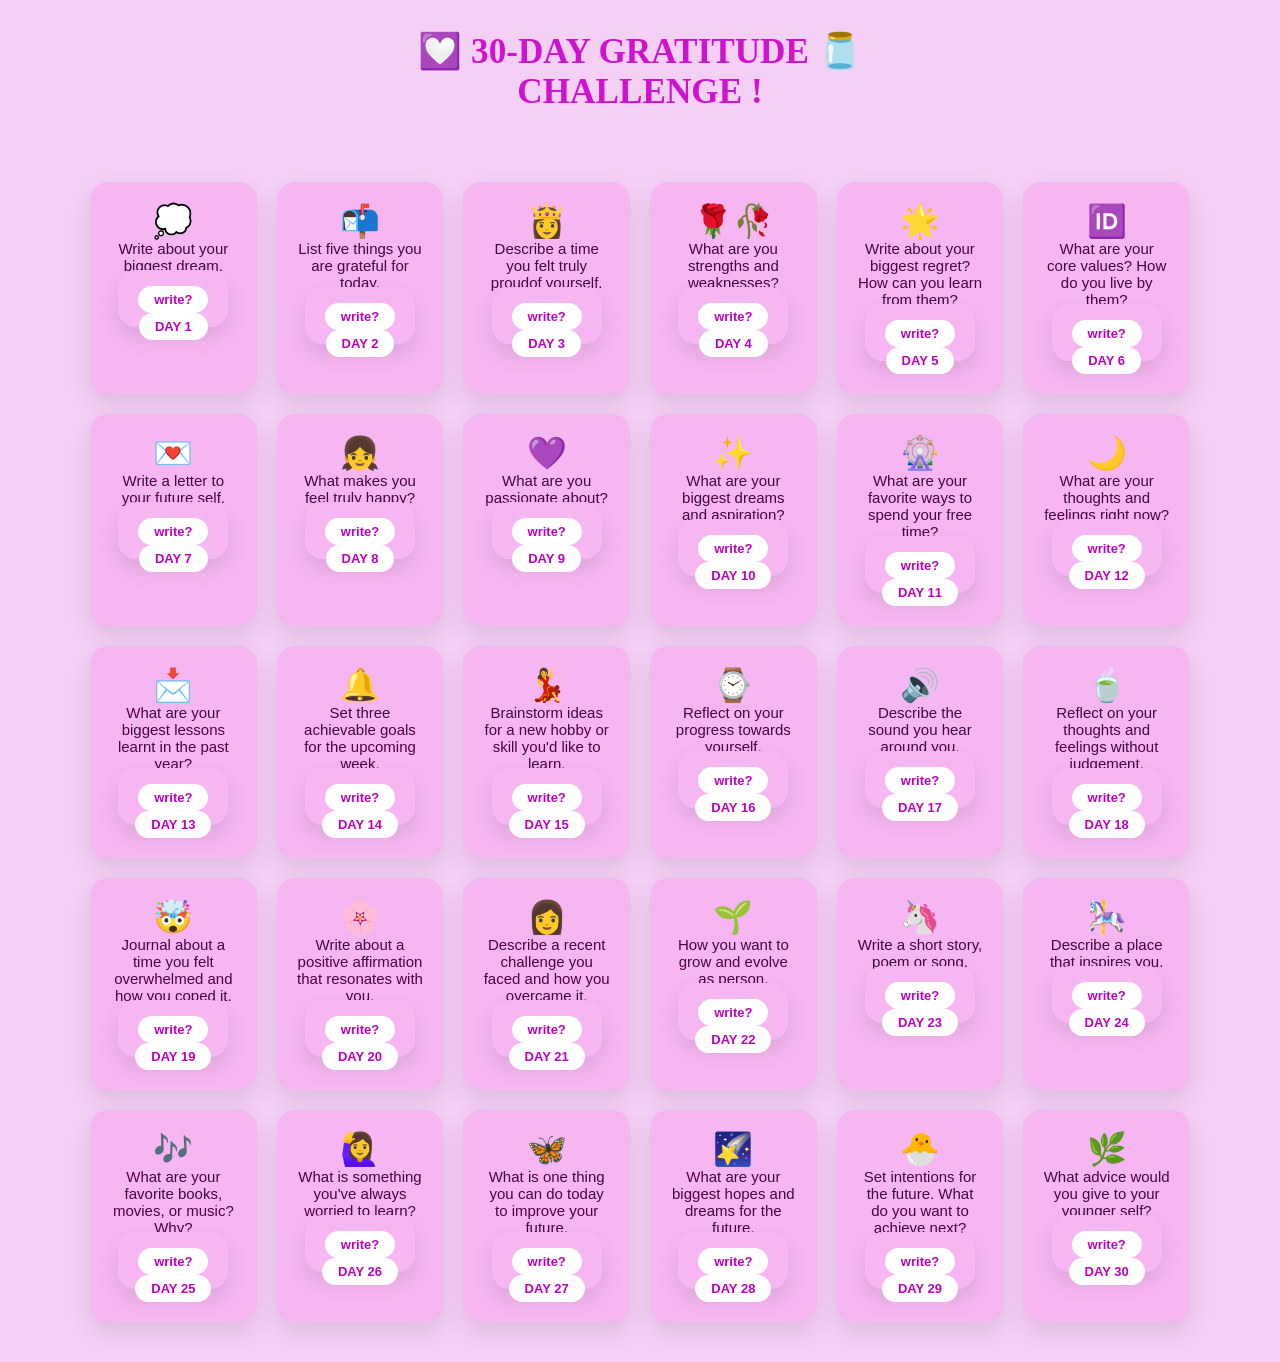
<file: Gratitude challenge/index.html>
<!DOCTYPE html>
<html lang="en">

<head>
    <meta charset="UTF-8">
    <meta name="viewport" content="width=device-width, initial-scale=1.0">
    <title>Gratitude challenge</title>
    <link rel="stylesheet" href="style.css">
</head>

<!--The title of the the image-->
<body>
    <header class="app-header">
        <h1>💟 30-DAY GRATITUDE 🫙</h1>
        <h1>CHALLENGE !</h1>
    </header>
    <div class="challenge-grid">

<!--Challenges from day 1 to 30-->
  <div class="challenge-box">
    <h1>💭</h1>
    <p>Write about your biggest dream.</p>
    <a href="write.html?day=1" class="challenge-box"> <span>write?</span></a>
 <!--In the above line I added a link to write.html for a journalling page instead of grabbing a book and pen :)-->  
    <span>DAY 1</span>
  </div>

  <div class="challenge-box">
    <h1>📬</h1>
    <p>List five things you are grateful for today.</p>
     <a href="write.html?day=2" class="challenge-box"> <span>write?</span></a>
    <span>DAY 2</span>
  </div>

  <div class="challenge-box">
    <h1>👸</h1>
    <p>Describe a time you felt truly proudof yourself.</p>
     <a href="write.html?day=3" class="challenge-box"> <span>write?</span></a>
    <span>DAY 3</span>
  </div>

  <div class="challenge-box">
    <h1>🌹🥀</h1>
    <p>What are you strengths and weaknesses?</p>
     <a href="write.html?day=4" class="challenge-box"> <span>write?</span></a>
    <span>DAY 4</span>
  </div>

  <div class="challenge-box">
    <h1>🌟</h1>
    <p>Write about your biggest regret? How can you learn from them?</p>
     <a href="write.html?day=5" class="challenge-box"> <span>write?</span></a>
    <span>DAY 5</span>
  </div>

  <div class="challenge-box">
    <h1>🆔</h1>
    <p>What are your core values? How do you live by them?</p>
     <a href="write.html?day=6" class="challenge-box"> <span>write?</span></a>
    <span>DAY 6</span>
  </div>

  <div class="challenge-box">
    <h1>💌</h1>
    <p>Write a letter to your future self.</p>
     <a href="write.html?day=7" class="challenge-box"> <span>write?</span></a>
    <span>DAY 7</span>
  </div>

  <div class="challenge-box">
    <h1>👧</h1>
    <p>What makes you feel truly happy?</p>
     <a href="write.html?day=8" class="challenge-box"> <span>write?</span></a>
    <span>DAY 8</span>
  </div>

  <div class="challenge-box">
    <h1>💜</h1>
    <p>What are you passionate about?</p>
     <a href="write.html?day=9" class="challenge-box"> <span>write?</span></a>
    <span>DAY 9</span>
  </div>

  <div class="challenge-box">
    <h1>✨</h1>
    <p>What are your biggest dreams and aspiration?</p>
    <a href="write.html?day=10" class="challenge-box"> <span>write?</span></a>
    <span>DAY 10</span>
  </div>

  <div class="challenge-box">
    <h1>🎡</h1>
    <p>What are your favorite ways to spend your free time?</p>
     <a href="write.html?day=11" class="challenge-box"> <span>write?</span></a>
    <span>DAY 11</span>
  </div>

  <div class="challenge-box">
    <h1>🌙</h1>
    <p>What are your thoughts and feelings right now?</p>
     <a href="write.html?day=12" class="challenge-box"> <span>write?</span></a>
    <span>DAY 12</span>
  </div>

  <div class="challenge-box">
    <h1>📩</h1>
    <p>What are your biggest lessons learnt in the past year?</p>
     <a href="write.html?day=13" class="challenge-box"> <span>write?</span></a>
    <span>DAY 13</span>
  </div>

  <div class="challenge-box">
    <h1>🔔</h1>
    <p>Set three achievable goals for the upcoming week.</p>
     <a href="write.html?day=14" class="challenge-box"> <span>write?</span></a>
    <span>DAY 14</span>
  </div>

  <div class="challenge-box">
    <h1>💃</h1>
    <p>Brainstorm ideas for a new hobby or skill you'd like to learn. </p>
     <a href="write.html?day=15" class="challenge-box"> <span>write?</span></a>
    <span>DAY 15</span>
  </div>

  <div class="challenge-box">
    <h1>⌚</h1>
    <p>Reflect on your progress towards yourself.</p>
     <a href="write.html?day=16" class="challenge-box"> <span>write?</span></a>
    <span>DAY 16</span>
  </div>

  <div class="challenge-box">
    <h1>🔊</h1>
    <p>Describe the sound you hear around you.</p>
    <a href="write.html?day=17" class="challenge-box"> <span>write?</span></a>
    <span>DAY 17</span>
  </div>

  <div class="challenge-box">
    <h1>🍵</h1>
    <p>Reflect on your thoughts and feelings without judgement.</p>
     <a href="write.html?day=18" class="challenge-box"> <span>write?</span></a>
    <span>DAY 18</span>
  </div>

  <div class="challenge-box">
    <h1>🤯 </h1>
    <p>Journal about a time you felt overwhelmed and how you coped it.</p>
     <a href="write.html?day=19" class="challenge-box"> <span>write?</span></a>
    <span>DAY 19</span>
  </div>

  <div class="challenge-box">
    <h1>🌸</h1>
    <p>Write about a positive affirmation that resonates with you.</p>
     <a href="write.html?day=20" class="challenge-box"> <span>write?</span></a>
    <span>DAY 20</span>
  </div>

  <div class="challenge-box">
    <h1>👩</h1>
    <p>Describe a recent challenge you faced and how you overcame it.</p>
     <a href="write.html?day=21" class="challenge-box"> <span>write?</span></a>
    <span>DAY 21</span>
  </div>

  <div class="challenge-box">
    <h1>🌱</h1>
    <p>How you want to grow and evolve as person.</p>
     <a href="write.html?day=22" class="challenge-box"> <span>write?</span></a>
    <span>DAY 22</span>
  </div>

  
  <div class="challenge-box">
    <h1>🦄</h1>
    <p>Write a short story, poem or song.</p>
    <a href="write.html?day=23" class="challenge-box"> <span>write?</span></a>
    <span>DAY 23</span>
  </div>

  <div class="challenge-box">
    <h1>🎠</h1>
    <p>Describe a place that inspires you.</p>
     <a href="write.html?day=24" class="challenge-box"> <span>write?</span></a>
    <span>DAY 24</span>
  </div>

  <div class="challenge-box">
    <h1>🎶</h1>
    <p>What are your favorite books, movies, or music? Why?</p>
     <a href="write.html?day=25" class="challenge-box"> <span>write?</span></a>
    <span>DAY 25</span>
  </div>

  <div class="challenge-box">
    <h1>🙋‍♀️</h1>
    <p>What is something you've always worried to learn?</p>
     <a href="write.html?day=26" class="challenge-box"> <span>write?</span></a>
    <span>DAY 26</span>
  </div>

  <div class="challenge-box">
    <h1>🦋</h1>
    <p>What is one thing you can do today to improve your future.</p>
    <a href="write.html?day=27" class="challenge-box"> <span>write?</span></a>
    <span>DAY 27</span>
  </div>

  <div class="challenge-box">
    <h1>🌠</h1>
    <p>What are your biggest hopes and dreams for the future.</p>
     <a href="write.html?day=28" class="challenge-box"> <span>write?</span></a>
    <span>DAY 28</span>
  </div>

  <div class="challenge-box">
    <h1>🐣</h1>
    <p>Set intentions for the future. What do you want to achieve next?</p>
     <a href="write.html?day=29" class="challenge-box"> <span>write?</span></a>
    <span>DAY 29</span>
  </div>

  <div class="challenge-box">
    <h1>🌿</h1>
    <p>What advice would you give to your younger self?</p>
     <a href="write.html?day=30" class="challenge-box"> <span>write?</span></a>
    <span>DAY 30</span>
  </div>

</div>
<!--Didn't need java script-->

</body>
</html>
</file>
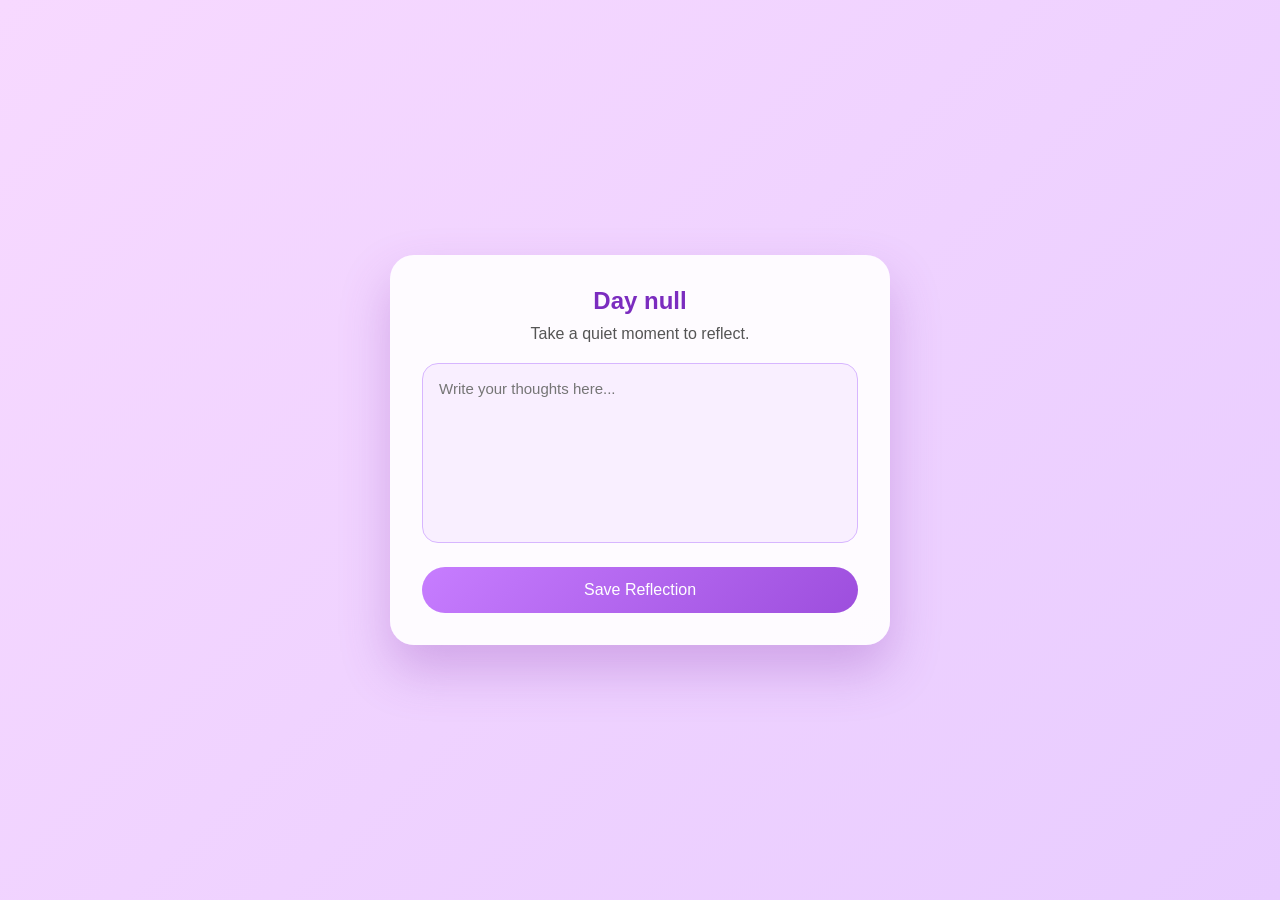
<file: Gratitude challenge/write.html>
<!DOCTYPE html>
<html lang="en">
<head>
  <meta charset="UTF-8">
  <title>My Journal</title>

  <style>
    * {
      margin: 0;
      padding: 0;
      box-sizing: border-box;
      font-family: "Segoe UI", sans-serif;
    }

    body {
      min-height: 100vh;
      background: linear-gradient(135deg, #f7d9ff, #e8ccff);
      display: flex;
      justify-content: center;
      align-items: center;
      padding: 20px;
    }

    /* Floral background decoration */
    body::before {
      content: "";
      position: fixed;
      inset: 0;
      background-image: url("https://images.unsplash.com/photo-1501004318641-b39e6451bec6");
      background-size: cover;
      background-position: center;
      opacity: 0.08;
      z-index: -1;
    }

    .journal-card {
      background: rgba(255, 255, 255, 0.9);
      max-width: 500px;
      width: 100%;
      padding: 32px;
      border-radius: 24px;
      box-shadow: 0 25px 50px rgba(140, 60, 180, 0.3);
    }

    .journal-card h2 {
      text-align: center;
      color: #7b2cbf;
      margin-bottom: 10px;
    }

    .journal-card p {
      text-align: center;
      color: #555;
      margin-bottom: 20px;
    }

    textarea {
      width: 100%;
      min-height: 180px;
      border-radius: 16px;
      border: 1px solid #d7b6ff;
      padding: 16px;
      font-size: 15px;
      background: #f9efff;
      color: #4a0072;
      resize: none;
      margin-bottom: 20px;
    }

    button {
      width: 100%;
      background: linear-gradient(135deg, #c77dff, #9d4edd);
      color: white;
      border: none;
      padding: 14px;
      border-radius: 30px;
      font-size: 16px;
      cursor: pointer;
    }

    button:hover {
      opacity: 0.95;
    }
  </style>
</head>

<body>

  <div class="journal-card">
    <h2 id="dayTitle">Day</h2>
    <p id="questionText">Your prompt will appear here</p>

    <textarea placeholder="Write your thoughts here..."></textarea>

    <button>Save Reflection</button>
  </div>

  <script>
    const params = new URLSearchParams(window.location.search);
    const day = params.get("day");

    const questions = {
      1: "Write about your biggest dream.",
      
    };

    document.getElementById("dayTitle").textContent = `Day ${day}`;
    document.getElementById("questionText").textContent =
      questions[day] || "Take a quiet moment to reflect.";
  </script>

</body>
</html>
</file>
<file: Gratitude challenge/style.css>
*{
    margin: 0;
    padding: 0;
    box-sizing: border-box;
    font-family: "Sengoe UI", sans-serif; /* Font type for the challenge */
}

body{
    background-color:  rgb(245, 208, 245); /* Background colour*/
    min-height: 100vh;
    display: flex;
    flex-direction: column;
    align-items: center;
}

.app-header{
    text-align: center;
    padding: 30px 20px;

}
 
.app-header h1{
    color: rgb(207, 18, 207);
    font-size: 2.2rem;
   font-family: cursive;
}
.challenge-grid {
  display: grid;
  grid-template-columns: repeat(6, 1fr);
  gap: 20px;
  max-width: 1100px;
  margin: 40px auto;
}

.challenge-box {
  background: #f6b6f2;
  padding: 20px;
  border-radius: 18px;
  text-align: center;
  box-shadow: 0 10px 25px rgba(0, 0, 0, 0.1);
}

.challenge-box p {
  color: #4a004a;
  font-size: 15px;
  margin-bottom: 12px;
}

.challenge-box span {
  display: inline-block;
  background: white;/* Colour of button */
  color: #c000c0; /* Colour of the font in the challenge boxes*/
  border: none;
  padding: 6px 16px;
  cursor: pointer;
  border-radius: 20px;
  font-size: 13px;
  font-weight: bold;
}

.challenge-box span:hover{
  background-color: purple; /* The colour that shows when you touch the challenge button*/
}
</file>
